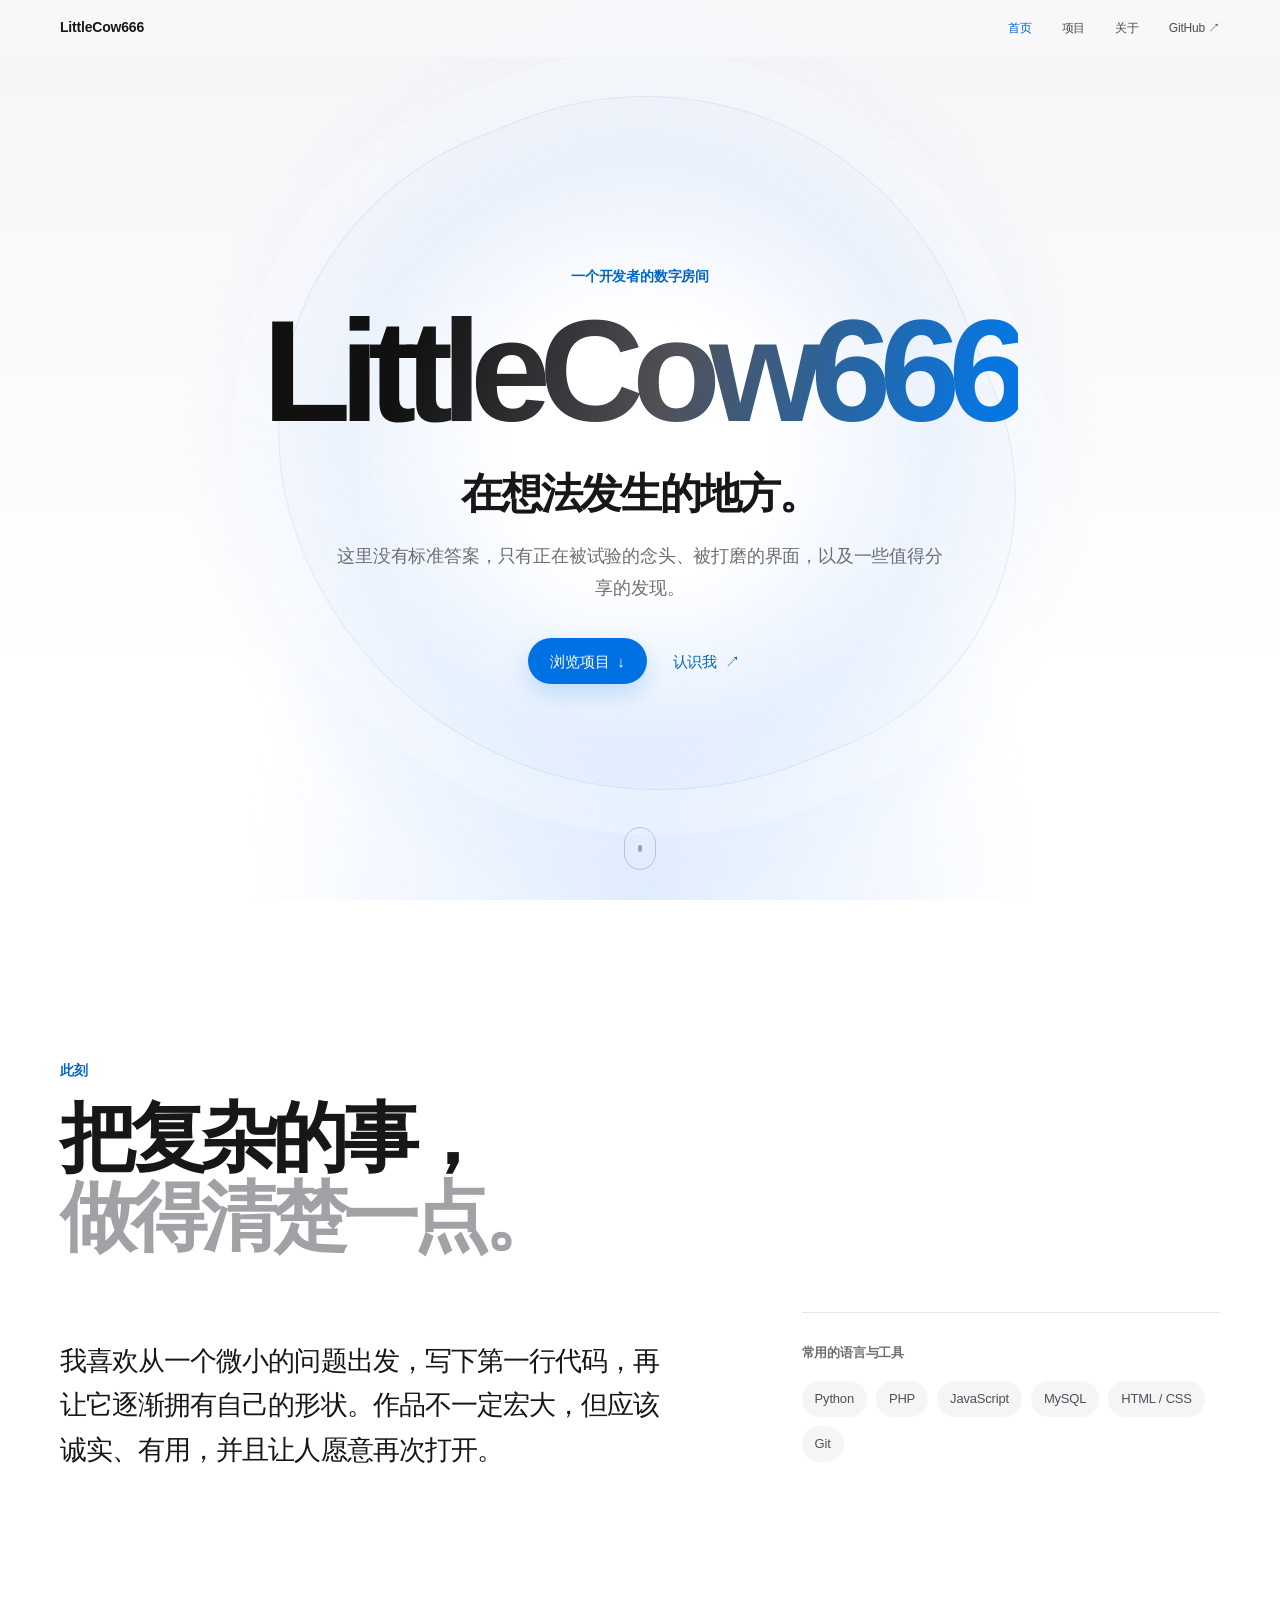
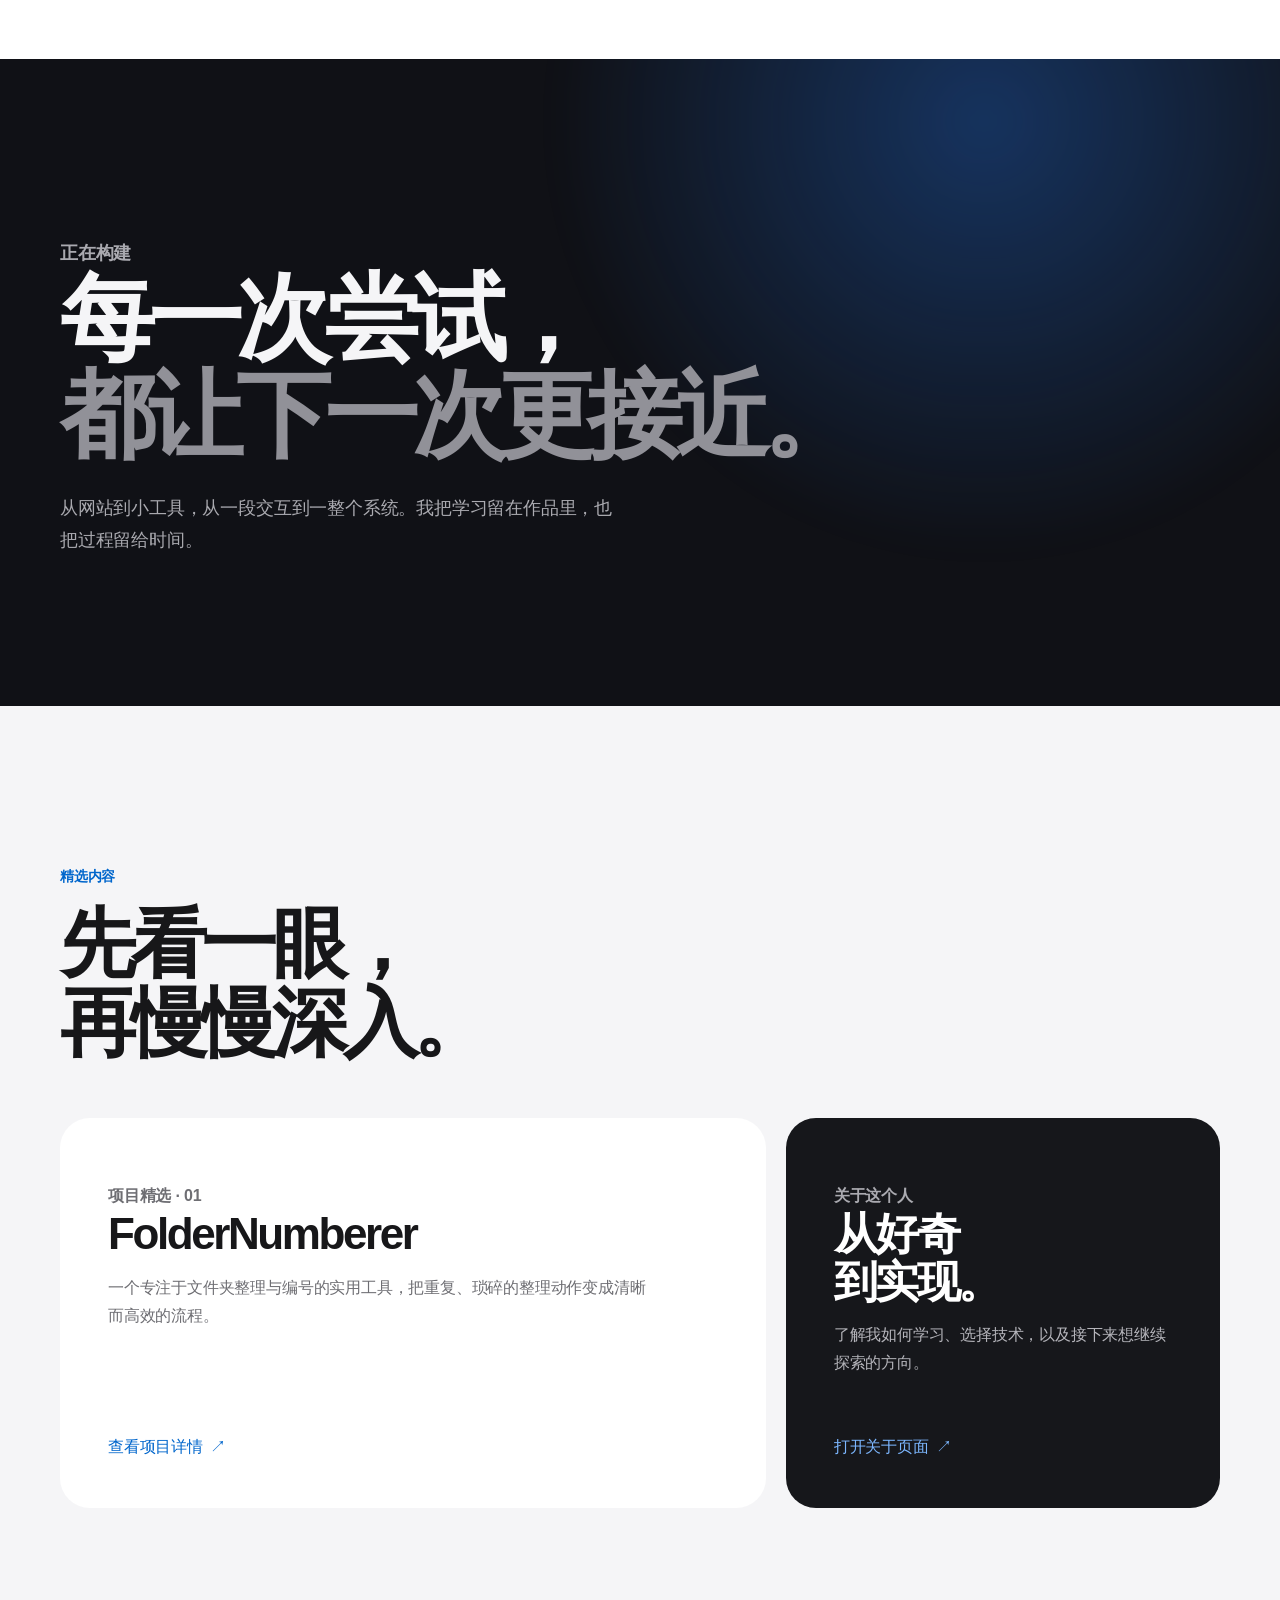
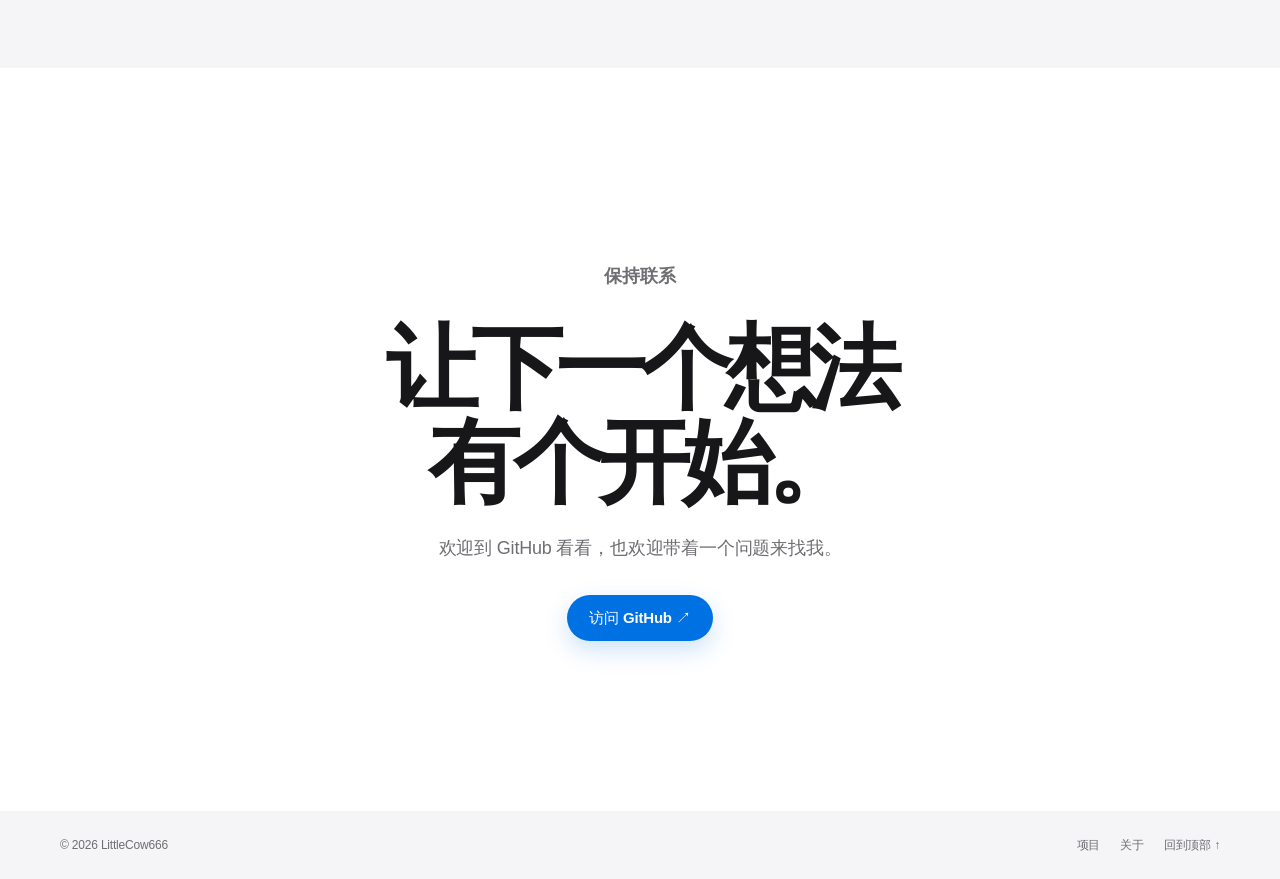
<file: index.html>
<!doctype html><html lang="zh-CN"><head><meta charset="utf-8"><meta name="viewport" content="width=device-width,initial-scale=1,viewport-fit=cover"><meta name="theme-color" content="#f5f5f7"><meta name="description" content="LittleCow666 的个人主页：记录项目、实验与持续发生的好奇心。"><title>LittleCow666 — 在想法发生的地方</title><link rel="stylesheet" href="assets/site.css"><script>document.documentElement.classList.add('js')</script></head><body>
<a class="skip" href="#main">跳到主要内容</a><header class="nav"><nav class="nav-inner"><a class="brand" href="index.html">LittleCow666</a><div class="nav-links"><a href="index.html" aria-current="page">首页</a><a href="projects.html">项目</a><a href="about.html">关于</a><a href="https://github.com/LittleCow666" target="_blank" rel="noopener">GitHub ↗</a></div></nav></header>
<main id="main"><section class="hero"><div class="hero-content"><p class="eyebrow">一个开发者的数字房间</p><h1><span>LittleCow666</span></h1><p class="hero-sub">在想法发生的地方。</p><p class="hero-copy">这里没有标准答案，只有正在被试验的念头、被打磨的界面，以及一些值得分享的发现。</p><div class="actions"><a class="button primary" href="projects.html">浏览项目 <span>↓</span></a><a class="button link" href="about.html">认识我 <span>↗</span></a></div></div><a class="scroll-cue" href="#overview" aria-label="向下浏览"></a></section>
<section class="section" id="overview"><div class="container"><div class="section-heading reveal"><p class="eyebrow">此刻</p><h2 class="section-title">把复杂的事，<br><span class="soft">做得清楚一点。</span></h2></div><div class="intro-grid"><p class="intro-copy reveal">我喜欢从一个微小的问题出发，写下第一行代码，再让它逐渐拥有自己的形状。作品不一定宏大，但应该诚实、有用，并且让人愿意再次打开。</p><div class="intro-side reveal"><h3>常用的语言与工具</h3><ul class="chips"><li>Python</li><li>PHP</li><li>JavaScript</li><li>MySQL</li><li>HTML / CSS</li><li>Git</li></ul></div></div></div></section>
<section class="band"><div class="container reveal"><p class="eyebrow">正在构建</p><h2>每一次尝试，<br><span>都让下一次更接近。</span></h2><p>从网站到小工具，从一段交互到一整个系统。我把学习留在作品里，也把过程留给时间。</p></div></section>
<section class="section work"><div class="container"><div class="section-heading reveal"><p class="eyebrow">精选内容</p><h2 class="section-title">先看一眼，<br>再慢慢深入。</h2></div><div class="cards"><article class="card reveal"><div><p class="meta">项目精选 · 01</p><h3>FolderNumberer</h3><p>一个专注于文件夹整理与编号的实用工具，把重复、琐碎的整理动作变成清晰而高效的流程。</p></div><a class="text-link" href="projects.html">查看项目详情 <span>↗</span></a></article><article class="card card-dark reveal"><div><p class="meta">关于这个人</p><h3>从好奇<br>到实现。</h3><p>了解我如何学习、选择技术，以及接下来想继续探索的方向。</p></div><a class="text-link" href="about.html">打开关于页面 <span>↗</span></a></article></div></div></section>
<section class="contact"><div class="container reveal"><p class="eyebrow">保持联系</p><h2>让下一个想法<br>有个开始。</h2><p>欢迎到 GitHub 看看，也欢迎带着一个问题来找我。</p><a class="button primary" href="https://github.com/LittleCow666" target="_blank" rel="noopener">访问 GitHub ↗</a></div></section></main>
<footer class="footer"><div class="footer-inner"><span>© <span data-year="">2026</span> LittleCow666</span><nav class="footer-links"><a href="projects.html">项目</a><a href="about.html">关于</a><a href="#main">回到顶部 ↑</a></nav></div></footer><script src="assets/site.js"></script></body></html>
</file>
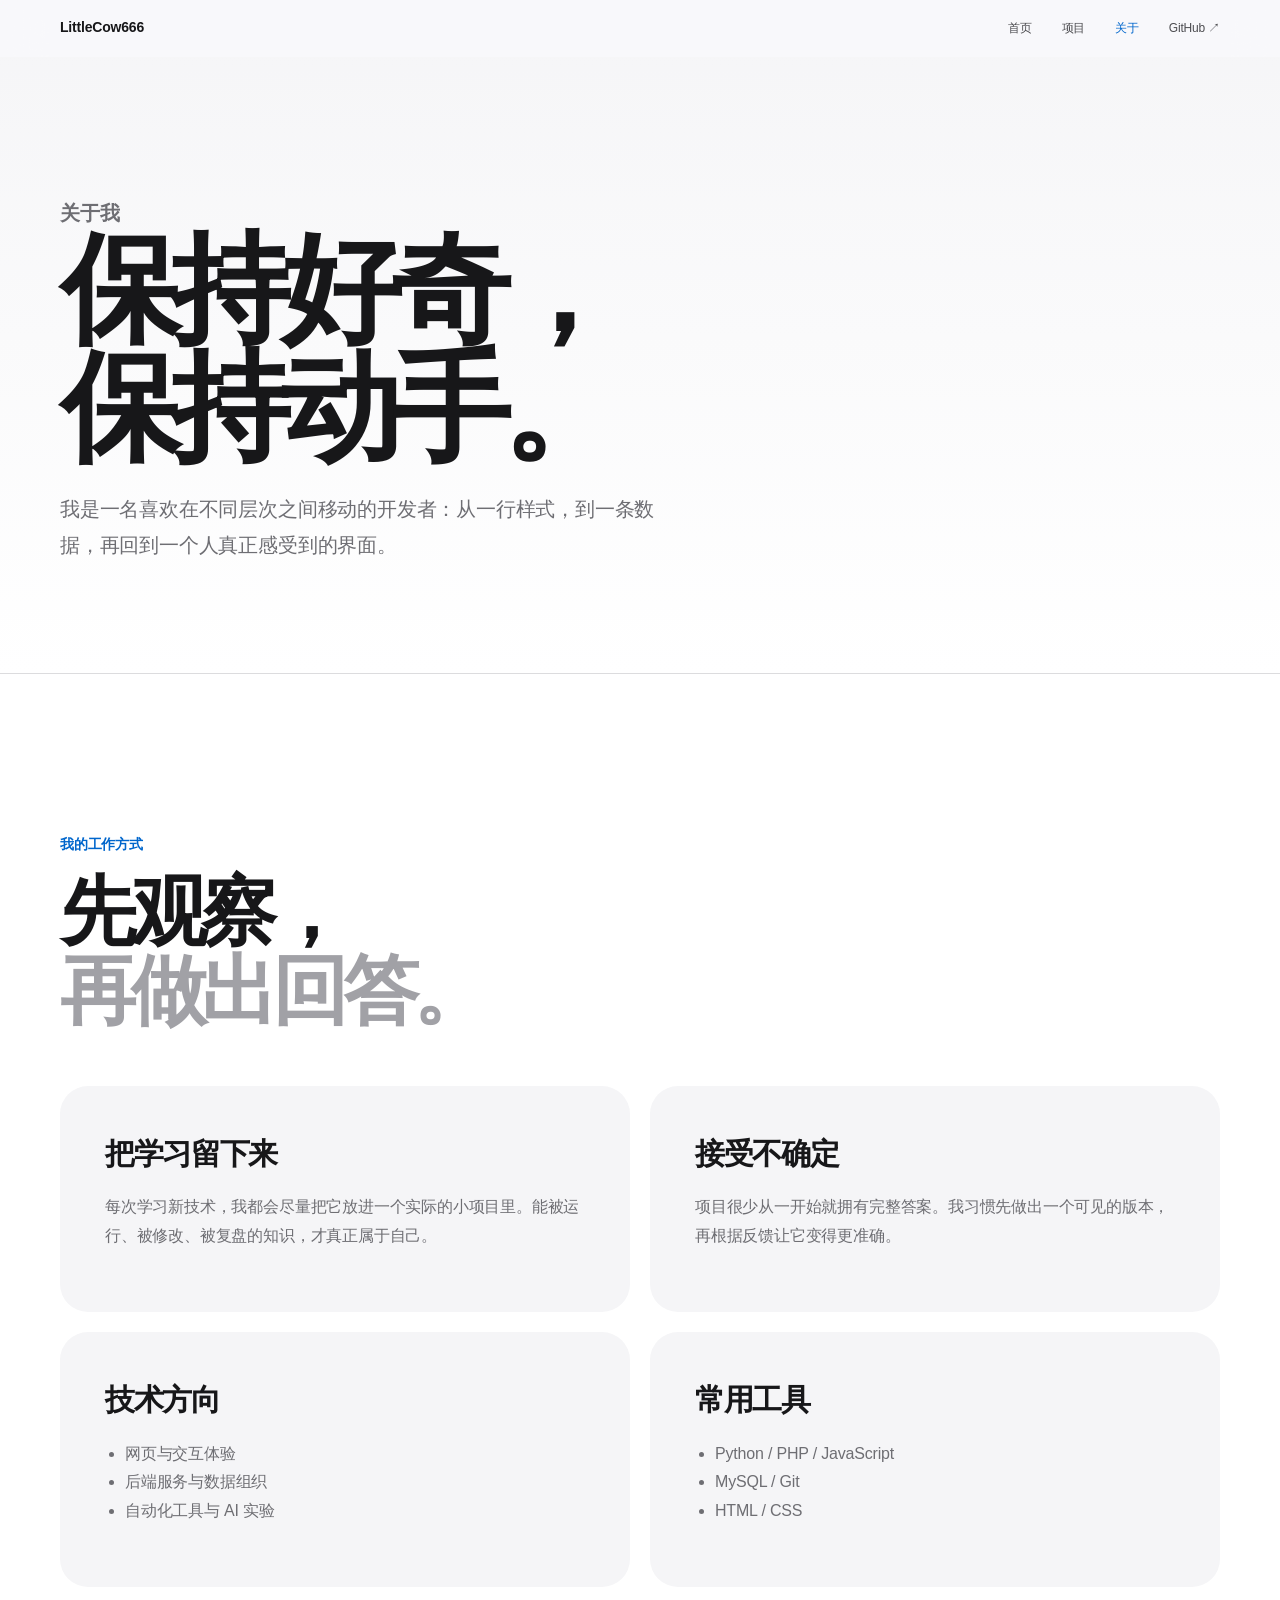
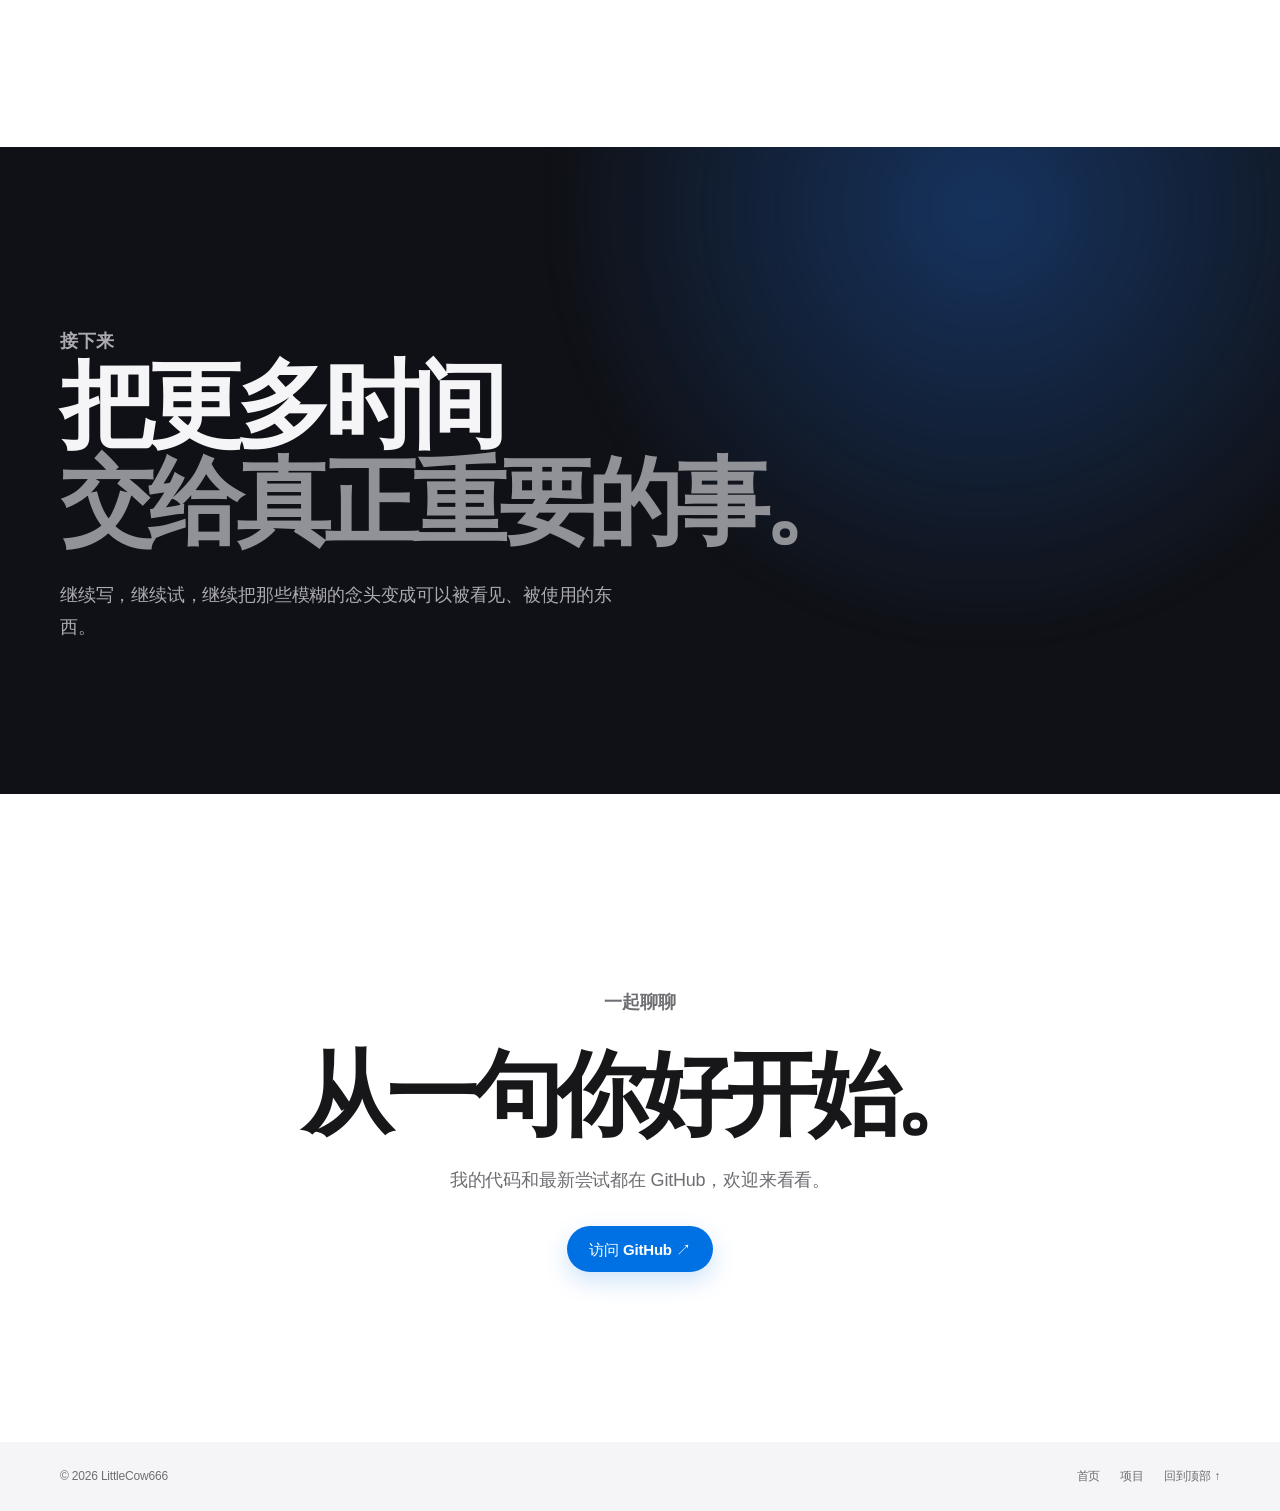
<file: about.html>
<!doctype html><html lang="zh-CN"><head><meta charset="utf-8"><meta name="viewport" content="width=device-width,initial-scale=1,viewport-fit=cover"><meta name="theme-color" content="#f5f5f7"><meta name="description" content="认识 LittleCow666：技术方向、工作方式与正在探索的事物。"><title>关于 — LittleCow666</title><link rel="stylesheet" href="assets/site.css"><script>document.documentElement.classList.add('js')</script></head><body><a class="skip" href="#main">跳到主要内容</a><header class="nav"><nav class="nav-inner"><a class="brand" href="index.html">LittleCow666</a><div class="nav-links"><a href="index.html">首页</a><a href="projects.html">项目</a><a href="about.html" aria-current="page">关于</a><a href="https://github.com/LittleCow666" target="_blank" rel="noopener">GitHub ↗</a></div></nav></header><main id="main"><section class="page-hero"><div class="container"><p class="eyebrow">关于我</p><h1>保持好奇，<br>保持动手。</h1><p>我是一名喜欢在不同层次之间移动的开发者：从一行样式，到一条数据，再回到一个人真正感受到的界面。</p></div></section><section class="section"><div class="container"><div class="section-heading reveal"><p class="eyebrow">我的工作方式</p><h2 class="section-title">先观察，<br><span class="soft">再做出回答。</span></h2></div><div class="detail-grid"><article class="detail-card reveal"><h2>把学习留下来</h2><p>每次学习新技术，我都会尽量把它放进一个实际的小项目里。能被运行、被修改、被复盘的知识，才真正属于自己。</p></article><article class="detail-card reveal"><h2>接受不确定</h2><p>项目很少从一开始就拥有完整答案。我习惯先做出一个可见的版本，再根据反馈让它变得更准确。</p></article><article class="detail-card reveal"><h2>技术方向</h2><ul><li>网页与交互体验</li><li>后端服务与数据组织</li><li>自动化工具与 AI 实验</li></ul></article><article class="detail-card reveal"><h2>常用工具</h2><ul><li>Python / PHP / JavaScript</li><li>MySQL / Git</li><li>HTML / CSS</li></ul></article></div></div></section><section class="band"><div class="container reveal"><p class="eyebrow">接下来</p><h2>把更多时间<br><span>交给真正重要的事。</span></h2><p>继续写，继续试，继续把那些模糊的念头变成可以被看见、被使用的东西。</p></div></section><section class="contact"><div class="container reveal"><p class="eyebrow">一起聊聊</p><h2>从一句你好开始。</h2><p>我的代码和最新尝试都在 GitHub，欢迎来看看。</p><a class="button primary" href="https://github.com/LittleCow666" target="_blank" rel="noopener">访问 GitHub ↗</a></div></section></main><footer class="footer"><div class="footer-inner"><span>© <span data-year="">2026</span> LittleCow666</span><nav class="footer-links"><a href="index.html">首页</a><a href="projects.html">项目</a><a href="#main">回到顶部 ↑</a></nav></div></footer><script src="assets/site.js"></script></body></html>
</file>
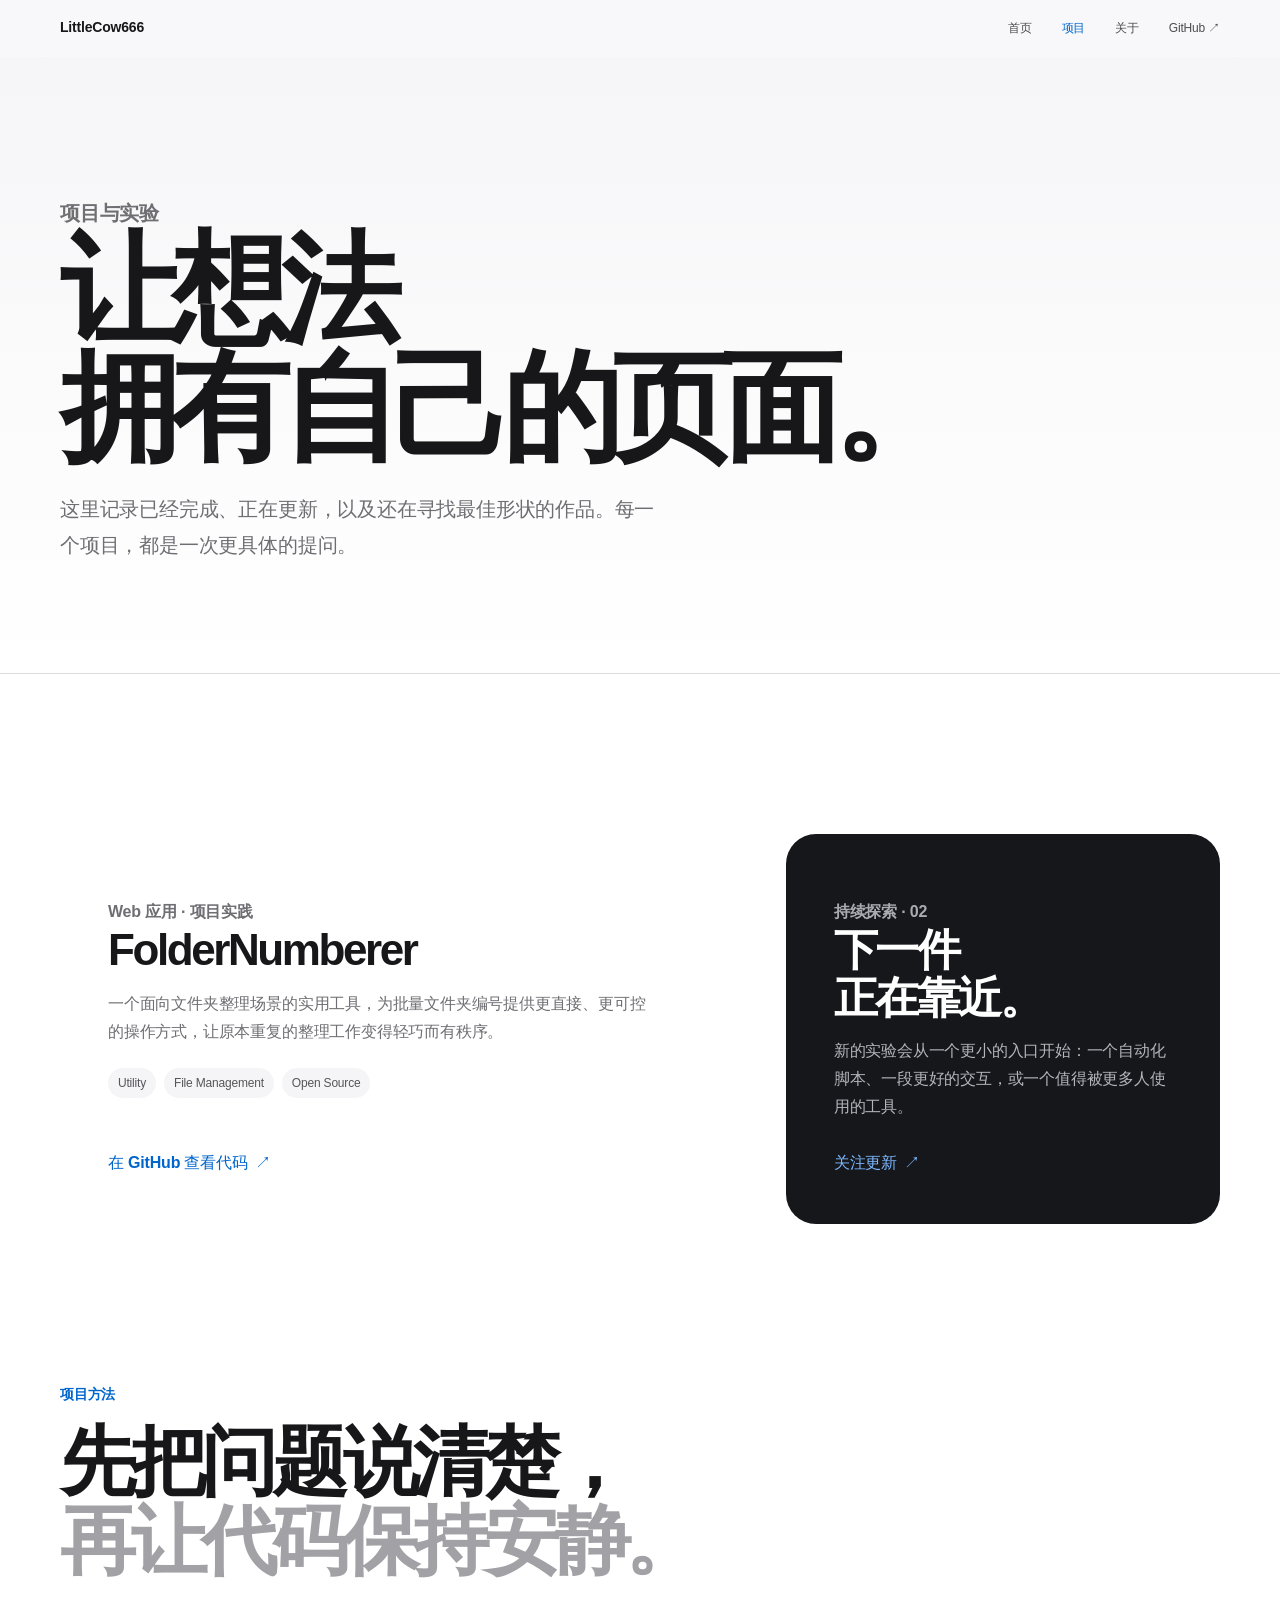
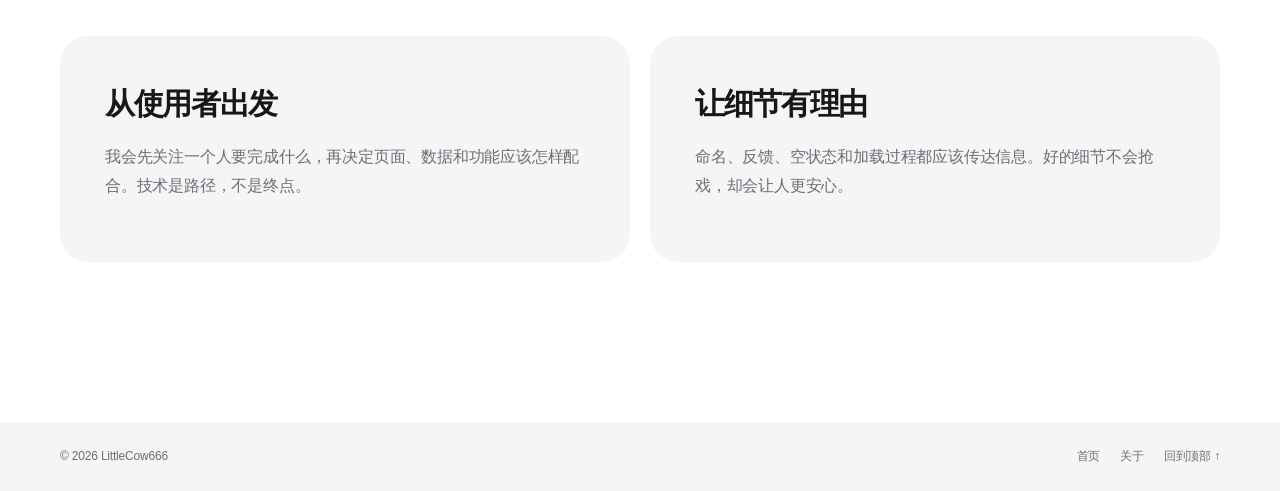
<file: projects.html>
<!doctype html><html lang="zh-CN"><head><meta charset="utf-8"><meta name="viewport" content="width=device-width,initial-scale=1,viewport-fit=cover"><meta name="theme-color" content="#f5f5f7"><meta name="description" content="LittleCow666 的项目与技术实验。"><title>项目 — LittleCow666</title><link rel="stylesheet" href="assets/site.css"><script>document.documentElement.classList.add('js')</script></head><body><a class="skip" href="#main">跳到主要内容</a><header class="nav"><nav class="nav-inner"><a class="brand" href="index.html">LittleCow666</a><div class="nav-links"><a href="index.html">首页</a><a href="projects.html" aria-current="page">项目</a><a href="about.html">关于</a><a href="https://github.com/LittleCow666" target="_blank" rel="noopener">GitHub ↗</a></div></nav></header><main id="main"><section class="page-hero"><div class="container"><p class="eyebrow">项目与实验</p><h1>让想法<br>拥有自己的页面。</h1><p>这里记录已经完成、正在更新，以及还在寻找最佳形状的作品。每一个项目，都是一次更具体的提问。</p></div></section><section class="section"><div class="container"><div class="cards"><article class="card reveal"><div><p class="meta">Web 应用 · 项目实践</p><h3>FolderNumberer</h3><p>一个面向文件夹整理场景的实用工具，为批量文件夹编号提供更直接、更可控的操作方式，让原本重复的整理工作变得轻巧而有秩序。</p><div class="tags"><span>Utility</span><span>File Management</span><span>Open Source</span></div></div><a class="text-link" href="https://github.com/LittleCow666/FolderNumberer" target="_blank" rel="noopener">在 GitHub 查看代码 <span>↗</span></a></article><article class="card card-dark reveal"><div><p class="meta">持续探索 · 02</p><h3>下一件<br>正在靠近。</h3><p>新的实验会从一个更小的入口开始：一个自动化脚本、一段更好的交互，或一个值得被更多人使用的工具。</p></div><a class="text-link" href="https://github.com/LittleCow666" target="_blank" rel="noopener">关注更新 <span>↗</span></a></article></div></div></section><section class="section" style="padding-top:0"><div class="container"><div class="section-heading reveal"><p class="eyebrow">项目方法</p><h2 class="section-title">先把问题说清楚，<br><span class="soft">再让代码保持安静。</span></h2></div><div class="detail-grid"><article class="detail-card reveal"><h2>从使用者出发</h2><p>我会先关注一个人要完成什么，再决定页面、数据和功能应该怎样配合。技术是路径，不是终点。</p></article><article class="detail-card reveal"><h2>让细节有理由</h2><p>命名、反馈、空状态和加载过程都应该传达信息。好的细节不会抢戏，却会让人更安心。</p></article></div></div></section></main><footer class="footer"><div class="footer-inner"><span>© <span data-year="">2026</span> LittleCow666</span><nav class="footer-links"><a href="index.html">首页</a><a href="about.html">关于</a><a href="#main">回到顶部 ↑</a></nav></div></footer><script src="assets/site.js"></script></body></html>
</file>
<file: assets/site.css>
:root{--ink:#171719;--muted:#6e6e73;--soft:#a1a1a6;--blue:#06c;--paper:#fff;--wash:#f5f5f7;--night:#101116;--line:rgba(0,0,0,.1);--max:1160px;--ease:cubic-bezier(.22,1,.36,1)}
*{box-sizing:border-box}html{scroll-behavior:smooth;scroll-padding-top:76px}body{margin:0;color:var(--ink);background:var(--paper);font-family:-apple-system,BlinkMacSystemFont,"SF Pro Display","SF Pro Text","Helvetica Neue","Segoe UI","PingFang SC","Microsoft YaHei",sans-serif;line-height:1.55;letter-spacing:-.012em;-webkit-font-smoothing:antialiased}a{color:inherit;text-decoration:none}a:focus-visible{outline:3px solid #2997ff;outline-offset:5px;border-radius:4px}button{font:inherit}::selection{color:#fff;background:#147ce5}
.skip{position:fixed;z-index:100;top:12px;left:12px;padding:9px 15px;border-radius:99px;background:#111;color:#fff;transform:translateY(-150%);transition:transform .3s var(--ease)}.skip:focus{transform:none}
.nav{position:fixed;z-index:50;inset:0 0 auto;background:rgba(250,250,252,.7);border-bottom:1px solid transparent;backdrop-filter:saturate(180%) blur(20px);transition:.4s var(--ease)}.nav.scrolled{background:rgba(250,250,252,.9);border-color:var(--line)}.nav-inner{width:min(calc(100% - 48px),var(--max));height:56px;margin:auto;display:flex;align-items:center;justify-content:space-between;gap:24px}.brand{font-size:14px;font-weight:650}.nav-links{display:flex;gap:30px;align-items:center}.nav-links a{font-size:12px;color:#4c4c50;transition:color .25s var(--ease)}.nav-links a:hover,.nav-links a[aria-current=page]{color:var(--blue)}
.container{width:min(calc(100% - 48px),var(--max));margin:auto}.hero{min-height:min(920px,100svh);display:grid;place-items:center;padding:150px 24px 100px;text-align:center;background:radial-gradient(ellipse at 50% 100%,rgba(69,145,255,.16),transparent 44%),linear-gradient(#f5f5f7,#fff 78%);overflow:hidden;position:relative;isolation:isolate}.hero:before{content:"";position:absolute;z-index:-1;width:min(80vw,920px);aspect-ratio:1;border-radius:50%;background:radial-gradient(circle,rgba(255,255,255,.96) 0 20%,rgba(216,232,255,.42) 45%,transparent 70%);filter:blur(1px)}.hero:after{content:"";position:absolute;z-index:-1;width:min(64vw,700px);aspect-ratio:1;border:1px solid rgba(65,112,181,.1);border-radius:48% 52% 41% 59%;transform:rotate(-22deg);animation:orbit 28s linear infinite;box-shadow:0 0 0 45px rgba(255,255,255,.2)}@keyframes orbit{to{transform:rotate(338deg)}}.hero-content{max-width:900px}.eyebrow{margin:0 0 16px;color:var(--blue);font-size:14px;font-weight:650}.hero h1{margin:0;font-size:clamp(64px,12vw,145px);line-height:.95;letter-spacing:-.08em;font-weight:720}.hero h1 span{display:block;background:linear-gradient(105deg,#111 20%,#515158 54%,#0876df 94%);background-clip:text;color:transparent}.hero-sub{margin:28px 0 0;font-size:clamp(24px,4.4vw,42px);line-height:1.2;letter-spacing:-.055em;font-weight:600}.hero-copy{max-width:610px;margin:20px auto 0;color:var(--muted);font-size:18px;line-height:1.8}.actions{display:flex;justify-content:center;align-items:center;gap:14px;flex-wrap:wrap;margin-top:34px}.button{min-height:46px;display:inline-flex;align-items:center;justify-content:center;gap:8px;padding:0 22px;border-radius:999px;font-size:15px;font-weight:550;transition:transform .35s var(--ease),background .3s var(--ease),box-shadow .35s var(--ease)}.button:hover{transform:translateY(-3px)}.primary{color:#fff;background:#0071e3;box-shadow:0 9px 24px rgba(0,113,227,.2)}.primary:hover{background:#0077ed;box-shadow:0 14px 30px rgba(0,113,227,.28)}.link{color:var(--blue);padding-inline:12px}.link span{transition:transform .3s var(--ease)}.link:hover span{transform:translateX(4px)}.scroll-cue{position:absolute;bottom:30px;left:50%;width:32px;height:43px;border:1px solid rgba(0,0,0,.18);border-radius:99px;transform:translateX(-50%);display:grid;place-items:center}.scroll-cue:after{content:"";width:4px;height:7px;border-radius:5px;background:var(--soft);animation:dot 1.8s var(--ease) infinite}@keyframes dot{0%,100%{transform:translateY(-3px);opacity:.3}50%{transform:translateY(5px);opacity:1}}
.section{padding:clamp(90px,13vw,160px) 24px}.section-heading{max-width:800px;margin-bottom:56px}.section-title{margin:0;font-size:clamp(40px,6.4vw,76px);line-height:1.04;letter-spacing:-.07em;font-weight:680}.soft{color:var(--soft)}.muted{color:var(--muted)}.intro-grid{display:grid;grid-template-columns:1.1fr .75fr;gap:clamp(40px,10vw,140px);align-items:start}.intro-copy{font-size:clamp(19px,2.5vw,27px);line-height:1.65;letter-spacing:-.035em}.intro-side{padding-top:10px;border-top:1px solid var(--line)}.intro-side h3{margin:20px 0 18px;font-size:13px;color:var(--muted)}.chips{display:flex;flex-wrap:wrap;gap:9px;margin:0;padding:0;list-style:none}.chips li{padding:8px 13px;border-radius:99px;background:var(--wash);font-size:13px;color:#505055}
.band{padding:clamp(90px,13vw,150px) 24px;background:var(--night);color:#f5f5f7;overflow:hidden;position:relative;isolation:isolate}.band:before{content:"";position:absolute;z-index:-1;right:-12%;top:-60%;width:min(75vw,900px);aspect-ratio:1;border-radius:50%;background:radial-gradient(circle,rgba(34,116,232,.35),transparent 68%);filter:blur(15px)}.band h2{max-width:900px;margin:0;font-size:clamp(44px,8vw,95px);line-height:1.02;letter-spacing:-.075em}.band h2 span{color:#919198}.band p{max-width:560px;margin:28px 0 0;color:#aaaab0;font-size:18px;line-height:1.8}
.work{background:var(--wash)}.cards{display:grid;grid-template-columns:1.3fr .8fr;gap:20px}.card{min-height:390px;padding:clamp(28px,4vw,48px);border-radius:30px;background:#fff;display:flex;flex-direction:column;justify-content:space-between;position:relative;overflow:hidden;transition:transform .55s var(--ease),box-shadow .55s var(--ease)}.card:hover{transform:translateY(-7px);box-shadow:0 26px 60px rgba(0,0,0,.1)}.card:before{content:"";position:absolute;inset:0;pointer-events:none;opacity:0;background:radial-gradient(400px circle at var(--mx,50%) var(--my,50%),rgba(41,151,255,.1),transparent 65%);transition:opacity .4s var(--ease)}.card:hover:before{opacity:1}.card>*{position:relative}.card-dark{background:#16171b;color:#fff}.meta{margin:0 0 16px;color:var(--muted);font-size:13px;font-weight:650}.card-dark .meta{color:#aaaab0}.card h3{margin:0;font-size:clamp(28px,4vw,44px);line-height:1.08;letter-spacing:-.055em}.card p{max-width:540px;margin:16px 0 0;color:var(--muted);font-size:16px;line-height:1.75}.card-dark p{color:#b4b4ba}.tags{display:flex;flex-wrap:wrap;gap:8px;margin-top:22px}.tags span{padding:6px 10px;border-radius:99px;background:var(--wash);font-size:12px;color:#55555b}.card-dark .tags span{background:rgba(255,255,255,.1);color:#d0d0d4}.text-link{display:inline-flex;align-items:center;gap:7px;margin-top:26px;color:var(--blue);font-weight:550}.card-dark .text-link{color:#7cb7ff}.text-link span{transition:transform .3s var(--ease)}.text-link:hover span{transform:translateX(4px)}
.page-hero{padding:170px 24px 110px;background:linear-gradient(180deg,#f5f5f7,#fff);border-bottom:1px solid var(--line)}.page-hero h1{max-width:920px;margin:0;font-size:clamp(58px,10vw,120px);line-height:.98;letter-spacing:-.08em}.page-hero p{max-width:600px;margin:25px 0 0;color:var(--muted);font-size:20px;line-height:1.8}.detail-grid{display:grid;grid-template-columns:repeat(2,minmax(0,1fr));gap:20px}.detail-card{padding:clamp(26px,4vw,45px);border-radius:28px;background:var(--wash)}.detail-card h2{margin:0 0 15px;font-size:30px;letter-spacing:-.045em}.detail-card p,.detail-card li{color:var(--muted);font-size:16px;line-height:1.8}.detail-card ul{padding-left:20px}.timeline{display:grid;grid-template-columns:130px 1fr;gap:24px;padding:26px 0;border-top:1px solid var(--line)}.timeline:last-child{border-bottom:1px solid var(--line)}.timeline time{color:var(--blue);font-size:14px;font-weight:650}.timeline h3{margin:0 0 8px;font-size:23px}.timeline p{margin:0;color:var(--muted)}
.contact{padding:clamp(100px,15vw,170px) 24px;text-align:center}.contact h2{margin:0;font-size:clamp(46px,8vw,92px);line-height:1.02;letter-spacing:-.08em}.contact p{max-width:540px;margin:22px auto 30px;color:var(--muted);font-size:18px;line-height:1.8}.footer{padding:25px 24px;background:var(--wash);color:var(--muted);font-size:12px}.footer-inner{width:min(100%,var(--max));margin:auto;display:flex;align-items:center;justify-content:space-between;gap:18px}.footer-links{display:flex;gap:20px}.footer-links a:hover{color:var(--blue)}
.reveal{opacity:0;transform:translateY(25px);transition:opacity .8s var(--ease),transform .8s var(--ease)}.reveal.visible{opacity:1;transform:none}.js .hero-content>*{opacity:0;animation:arrive .9s var(--ease) forwards}.js .hero-content>:nth-child(1){animation-delay:.05s}.js .hero-content>:nth-child(2){animation-delay:.12s}.js .hero-content>:nth-child(3){animation-delay:.2s}.js .hero-content>:nth-child(4){animation-delay:.29s}.js .hero-content>:nth-child(5){animation-delay:.38s}@keyframes arrive{from{opacity:0;transform:translateY(22px);filter:blur(5px)}to{opacity:1;transform:none;filter:none}}
@media(max-width:760px){.nav-inner{width:calc(100% - 36px)}.nav-links{gap:16px}.nav-links a{font-size:11px}.container{width:calc(100% - 44px)}.hero{min-height:max(650px,94svh);padding-inline:20px}.hero-copy{font-size:16px}.section,.band,.page-hero,.contact{padding-inline:22px}.intro-grid,.cards,.detail-grid{grid-template-columns:1fr;gap:34px}.card{min-height:320px}.timeline{grid-template-columns:1fr;gap:8px}.footer-inner{align-items:flex-start;flex-direction:column}}
@media(max-width:430px){.nav-inner{width:calc(100% - 28px)}.brand{font-size:13px}.nav-links{gap:12px}.nav-links a{font-size:10px}.nav-links a:nth-child(2){display:none}.hero h1{font-size:clamp(52px,14vw,70px)}.page-hero h1{font-size:clamp(52px,14vw,72px)}}
@media(prefers-reduced-motion:reduce){*,*:before,*:after{scroll-behavior:auto!important;animation-duration:.01ms!important;animation-iteration-count:1!important;transition-duration:.01ms!important}.reveal{opacity:1;transform:none}}
.reveal{opacity:1;transform:none}.js .reveal{opacity:0;transform:translateY(25px)}.js .reveal.visible{opacity:1;transform:none}
@media(max-width:430px){.nav-links a:nth-child(2){display:inline}}
</file>
